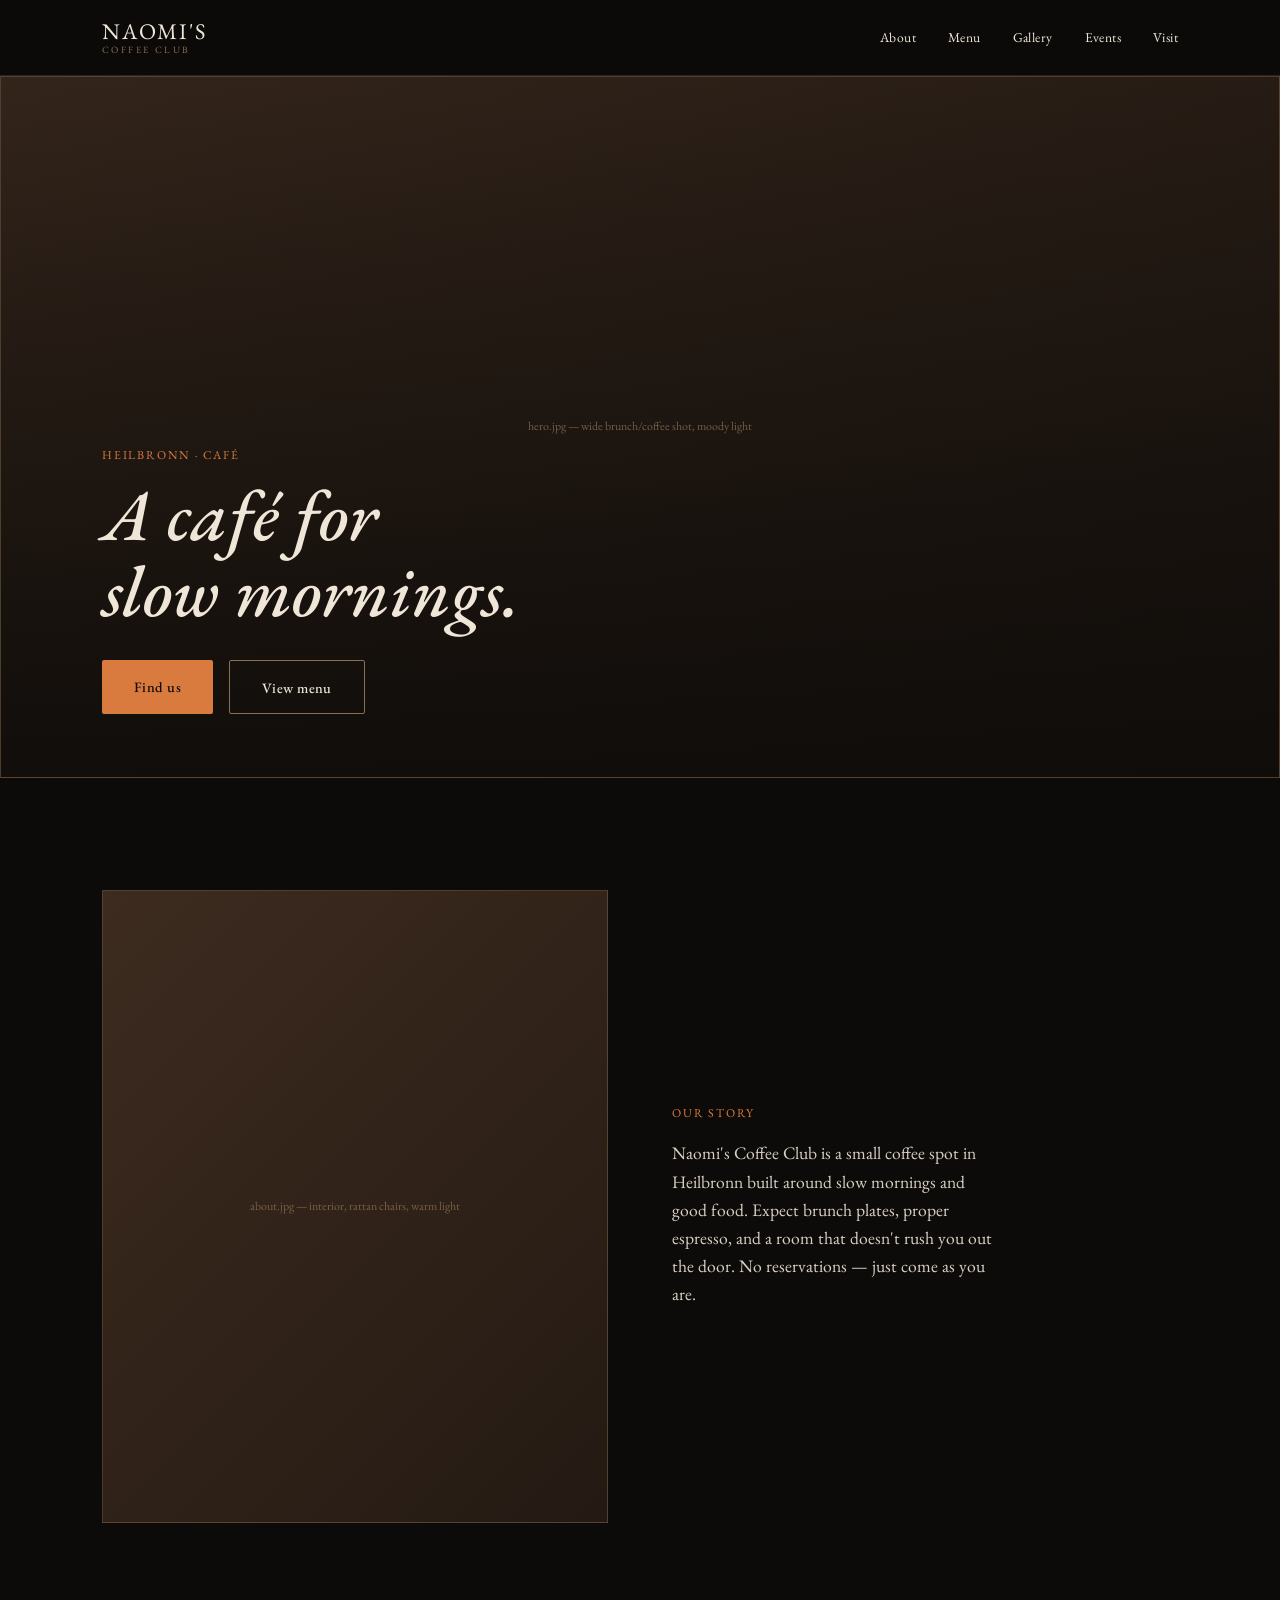
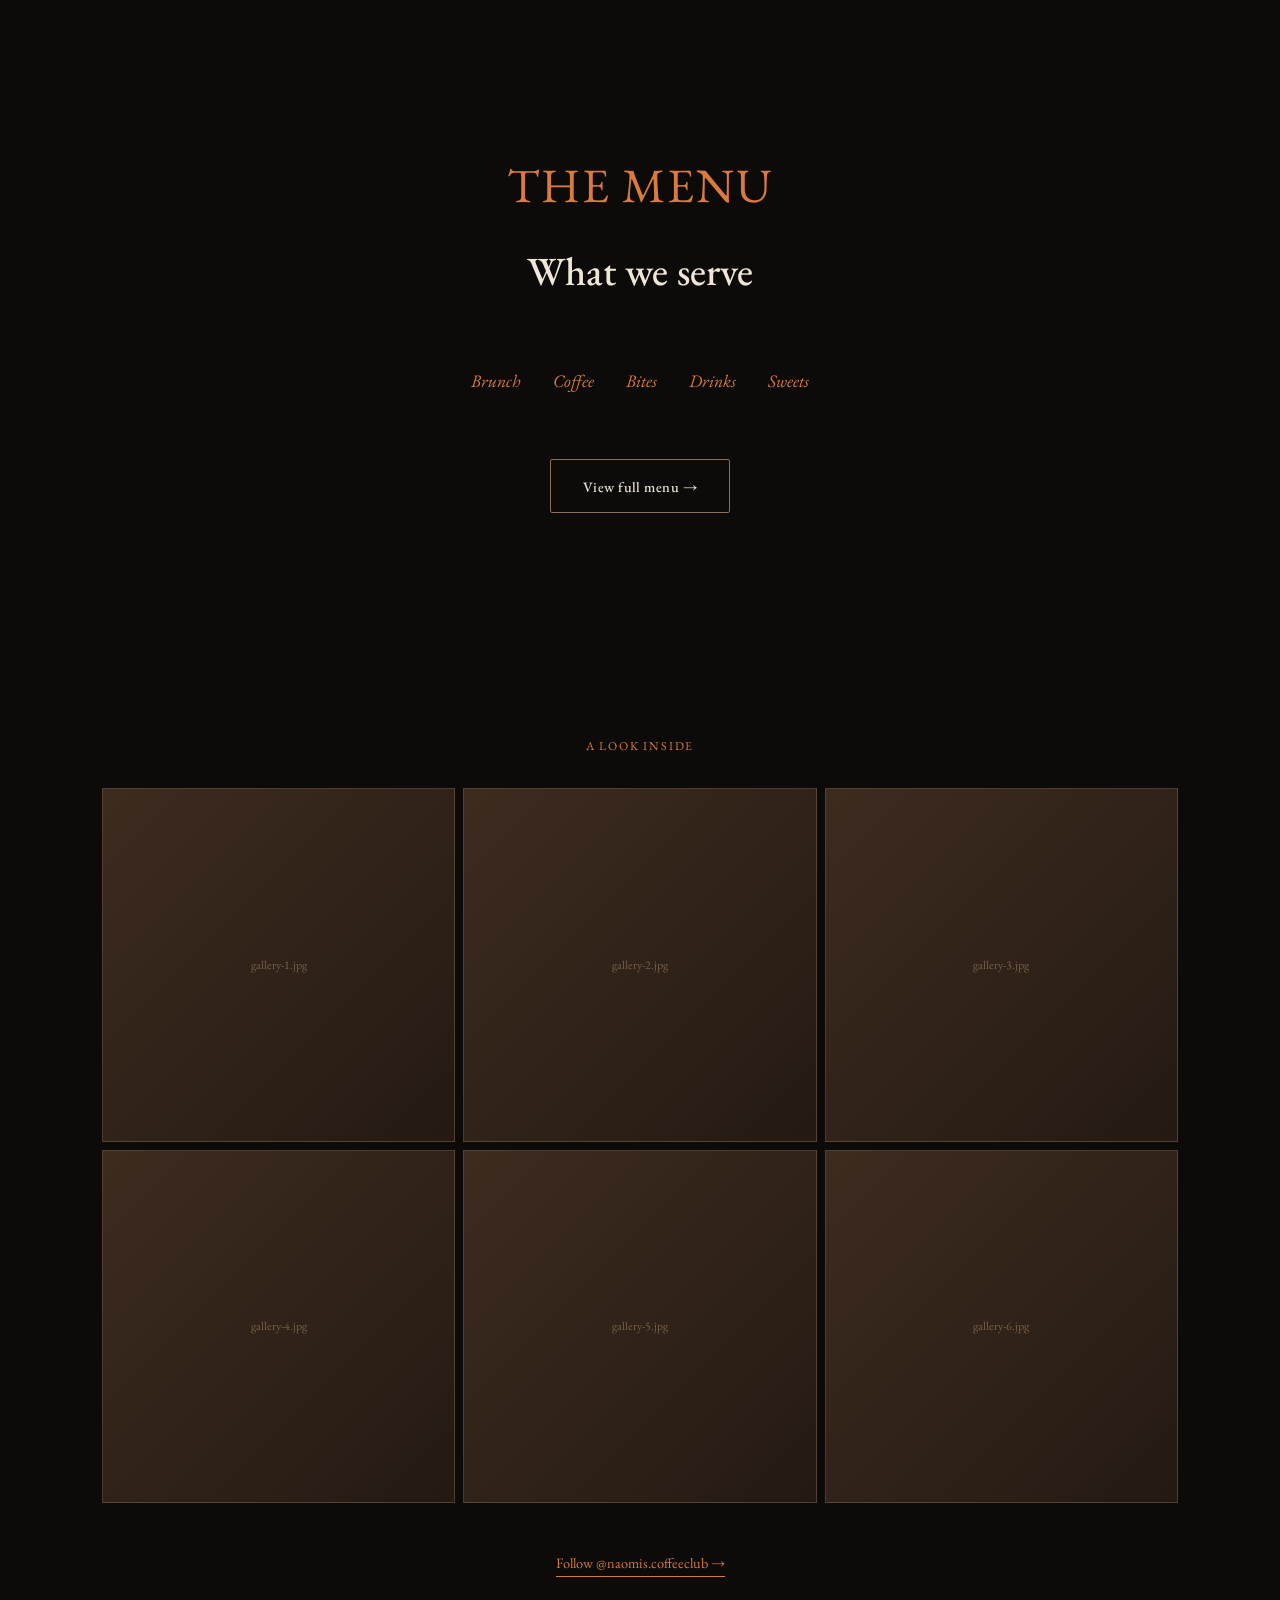
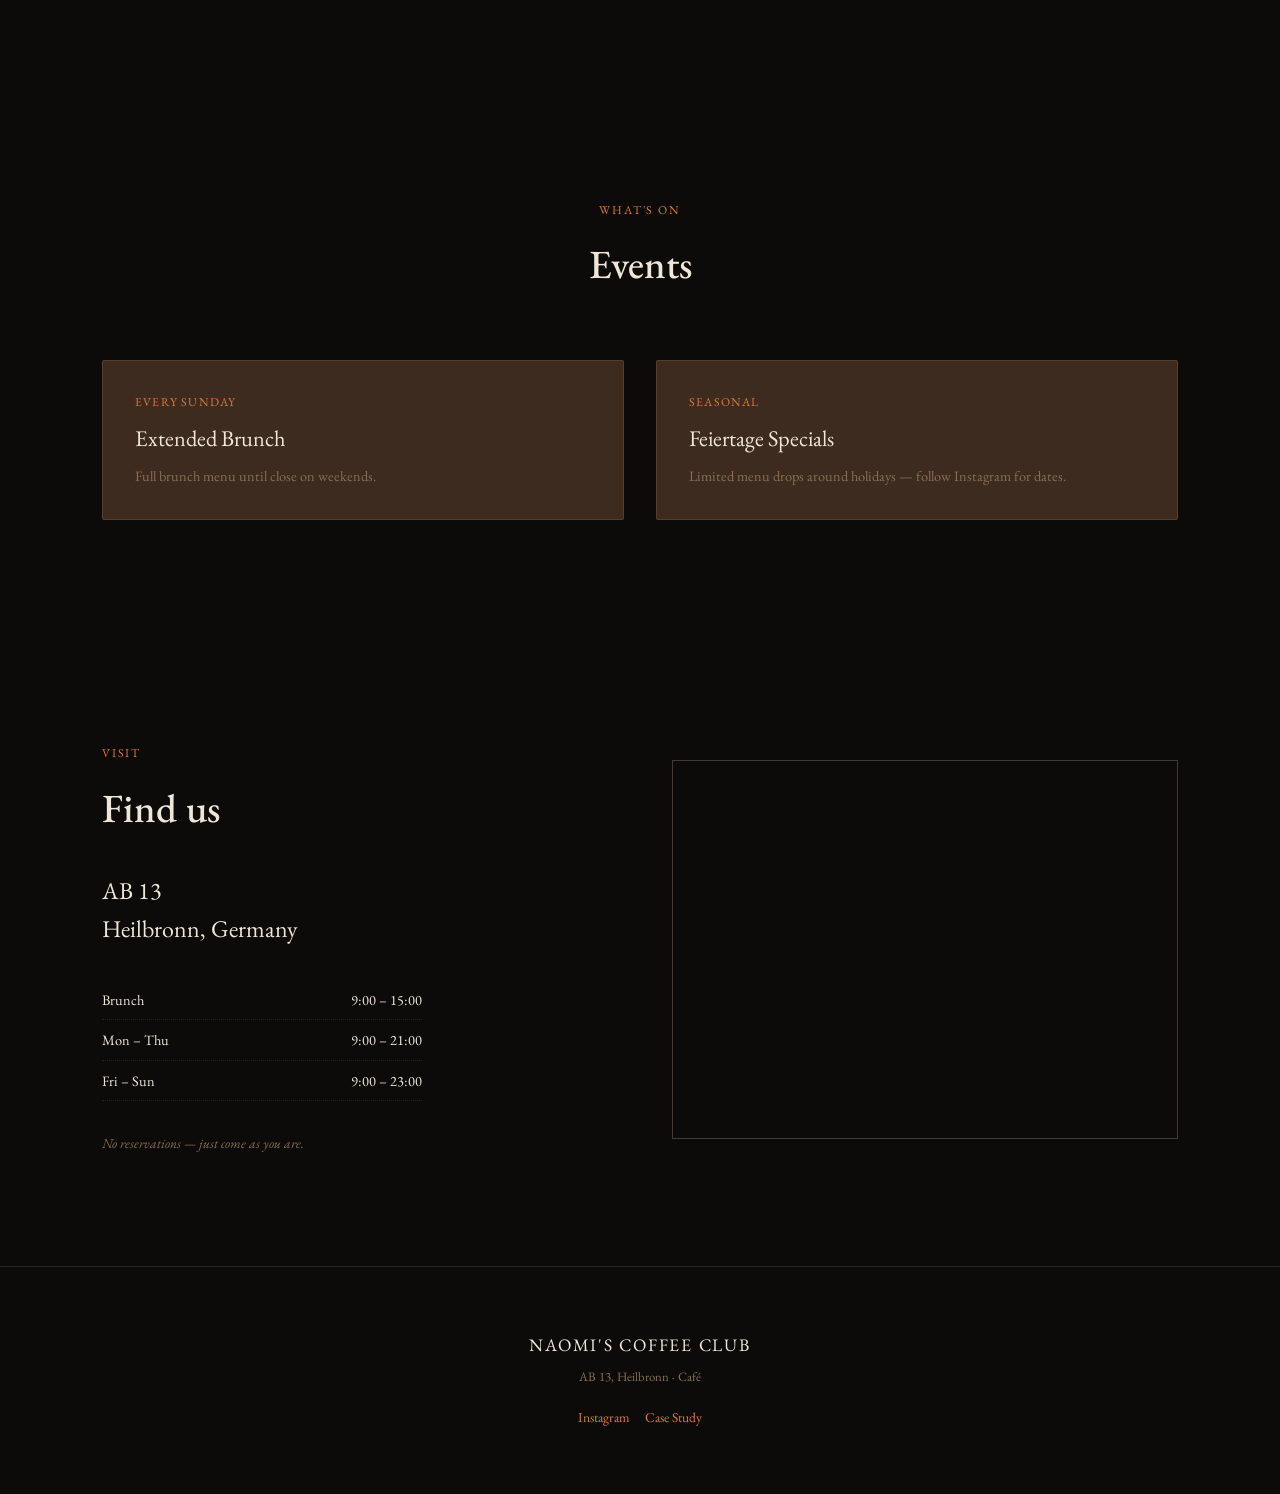
<file: naomis-coffee-club/index.html>
<!DOCTYPE html>
<html lang="en">
<head>
<meta charset="UTF-8">
<meta name="viewport" content="width=device-width, initial-scale=1.0">
<title>Naomi's Coffee Club — Heilbronn</title>
<meta name="description" content="A concept café website for Naomi's Coffee Club in Heilbronn, Germany — menu, hours, location, and a look inside.">
<meta property="og:type" content="website">
<meta property="og:title" content="Naomi's Coffee Club — Heilbronn">
<meta property="og:description" content="A café for slow mornings. Menu, hours, location, and a look inside.">
<meta property="og:image" content="https://anitamah.github.io/Cafe/naomis-coffee-club/assets/og-image.png">
<meta property="og:url" content="https://anitamah.github.io/Cafe/naomis-coffee-club/">
<meta name="twitter:card" content="summary_large_image">
<link rel="icon" type="image/png" sizes="32x32" href="assets/favicon-32.png">
<link rel="icon" type="image/png" sizes="16x16" href="assets/favicon-16.png">
<link rel="apple-touch-icon" href="assets/apple-touch-icon.png">
<link rel="preconnect" href="https://fonts.googleapis.com">
<link href="https://fonts.googleapis.com/css2?family=EB+Garamond:ital,wght@0,400;0,500;0,600;1,400;1,500&display=swap" rel="stylesheet">
<link rel="stylesheet" href="css/tokens.css">
<link rel="stylesheet" href="css/base.css">
<link rel="stylesheet" href="css/header.css">
<link rel="stylesheet" href="css/hero.css">
<link rel="stylesheet" href="css/about.css">
<link rel="stylesheet" href="css/menu.css">
<link rel="stylesheet" href="css/gallery.css">
<link rel="stylesheet" href="css/events.css">
<link rel="stylesheet" href="css/visit.css">
<link rel="stylesheet" href="css/footer.css">
<link rel="stylesheet" href="css/responsive.css">
<link rel="stylesheet" href="css/lightbox.css">
</head>
<body>

<header class="site-header">
  <div class="header-inner">
    <a href="#top" class="logo">NAOMI'S<span>COFFEE CLUB</span></a>
    <nav class="nav-desktop">
      <a href="#about">About</a>
      <a href="menu.html">Menu</a>
      <a href="#gallery">Gallery</a>
      <a href="#events">Events</a>
      <a href="#visit">Visit</a>
    </nav>
    <button class="nav-toggle" id="navToggle" aria-label="Open menu" aria-expanded="false">
      <span></span><span></span><span></span>
    </button>
  </div>
  <nav class="nav-mobile" id="navMobile">
    <a href="#about">About</a>
    <a href="menu.html">Menu</a>
    <a href="#gallery">Gallery</a>
    <a href="#events">Events</a>
    <a href="#visit">Visit</a>
  </nav>
</header>

<main id="top">

  <section class="hero">
    <div class="hero-image placeholder" data-label="hero.jpg — wide brunch/coffee shot, moody light"></div>
    <div class="hero-content">
      <p class="eyebrow">Heilbronn · Café</p>
      <h1>A café for<br>slow mornings.</h1>
      <div class="hero-actions">
        <a href="#visit" class="btn-primary">Find us</a>
        <a href="menu.html" class="btn-secondary">View menu</a>
      </div>
    </div>
  </section>

  <section class="about" id="about">
    <div class="about-image placeholder" data-label="about.jpg — interior, rattan chairs, warm light"></div>
    <div class="about-text">
      <p class="eyebrow">Our story</p>
      <p class="about-copy">Naomi's Coffee Club is a small coffee spot in Heilbronn built around slow mornings and good food. Expect brunch plates, proper espresso, and a room that doesn't rush you out the door. No reservations — just come as you are.</p>
    </div>
  </section>

  <section class="menu menu-preview" id="menu">
    <p class="eyebrow center">The menu</p>
    <h2 class="section-title center">What we serve</h2>

    <div class="menu-preview-categories">
      <span>Brunch</span>
      <span>Coffee</span>
      <span>Bites</span>
      <span>Drinks</span>
      <span>Sweets</span>
    </div>

    <div class="menu-preview-cta">
      <a href="menu.html" class="btn-secondary">View full menu →</a>
    </div>
  </section>

  <section class="gallery" id="gallery">
    <p class="eyebrow center">A look inside</p>
    <div class="gallery-grid">
      <div class="gallery-item placeholder" data-label="gallery-1.jpg" tabindex="0" role="button" aria-label="Open gallery-1.jpg"></div>
      <div class="gallery-item placeholder" data-label="gallery-2.jpg" tabindex="0" role="button" aria-label="Open gallery-2.jpg"></div>
      <div class="gallery-item placeholder" data-label="gallery-3.jpg" tabindex="0" role="button" aria-label="Open gallery-3.jpg"></div>
      <div class="gallery-item placeholder" data-label="gallery-4.jpg" tabindex="0" role="button" aria-label="Open gallery-4.jpg"></div>
      <div class="gallery-item placeholder" data-label="gallery-5.jpg" tabindex="0" role="button" aria-label="Open gallery-5.jpg"></div>
      <div class="gallery-item placeholder" data-label="gallery-6.jpg" tabindex="0" role="button" aria-label="Open gallery-6.jpg"></div>
    </div>
    <a href="https://instagram.com/naomis.coffeeclub" target="_blank" rel="noopener" class="ig-link">Follow @naomis.coffeeclub →</a>
  </section>

  <section class="events" id="events">
    <p class="eyebrow center">What's on</p>
    <h2 class="section-title center">Events</h2>
    <div class="events-grid">
      <div class="event-card">
        <p class="event-date">Every Sunday</p>
        <p class="event-title">Extended Brunch</p>
        <p class="event-desc">Full brunch menu until close on weekends.</p>
      </div>
      <div class="event-card">
        <p class="event-date">Seasonal</p>
        <p class="event-title">Feiertage Specials</p>
        <p class="event-desc">Limited menu drops around holidays — follow Instagram for dates.</p>
      </div>
    </div>
  </section>

  <section class="visit" id="visit">
    <div class="visit-inner">
      <div class="visit-info">
        <p class="eyebrow">Visit</p>
        <h2 class="section-title">Find us</h2>
        <p class="visit-address">AB 13<br>Heilbronn, Germany</p>
        <div class="visit-hours">
          <div class="hours-row"><span>Brunch</span><span>9:00 – 15:00</span></div>
          <div class="hours-row"><span>Mon – Thu</span><span>9:00 – 21:00</span></div>
          <div class="hours-row"><span>Fri – Sun</span><span>9:00 – 23:00</span></div>
        </div>
        <p class="visit-note">No reservations — just come as you are.</p>
      </div>
      <iframe
        class="visit-map"
        src="https://www.google.com/maps?q=AB+13,+Heilbronn,+Germany&output=embed"
        title="Map showing Naomi's Coffee Club at AB 13, Heilbronn"
        loading="lazy"
        referrerpolicy="no-referrer-when-downgrade"></iframe>
    </div>
  </section>

</main>

<footer class="site-footer">
  <div class="footer-inner">
    <p class="footer-logo">NAOMI'S COFFEE CLUB</p>
    <p class="footer-address">AB 13, Heilbronn · Café</p>
    <a href="https://instagram.com/naomis.coffeeclub" target="_blank" rel="noopener">Instagram</a>
    <a href="../case-study.html">Case Study</a>
  </div>
</footer>

<div class="lightbox" id="lightbox" role="dialog" aria-modal="true" aria-hidden="true">
  <button class="lightbox-close" id="lightboxClose" aria-label="Close">&times;</button>
  <div class="lightbox-image placeholder" id="lightboxImage"></div>
</div>

<script src="script.js"></script>
</body>
</html>
</file>
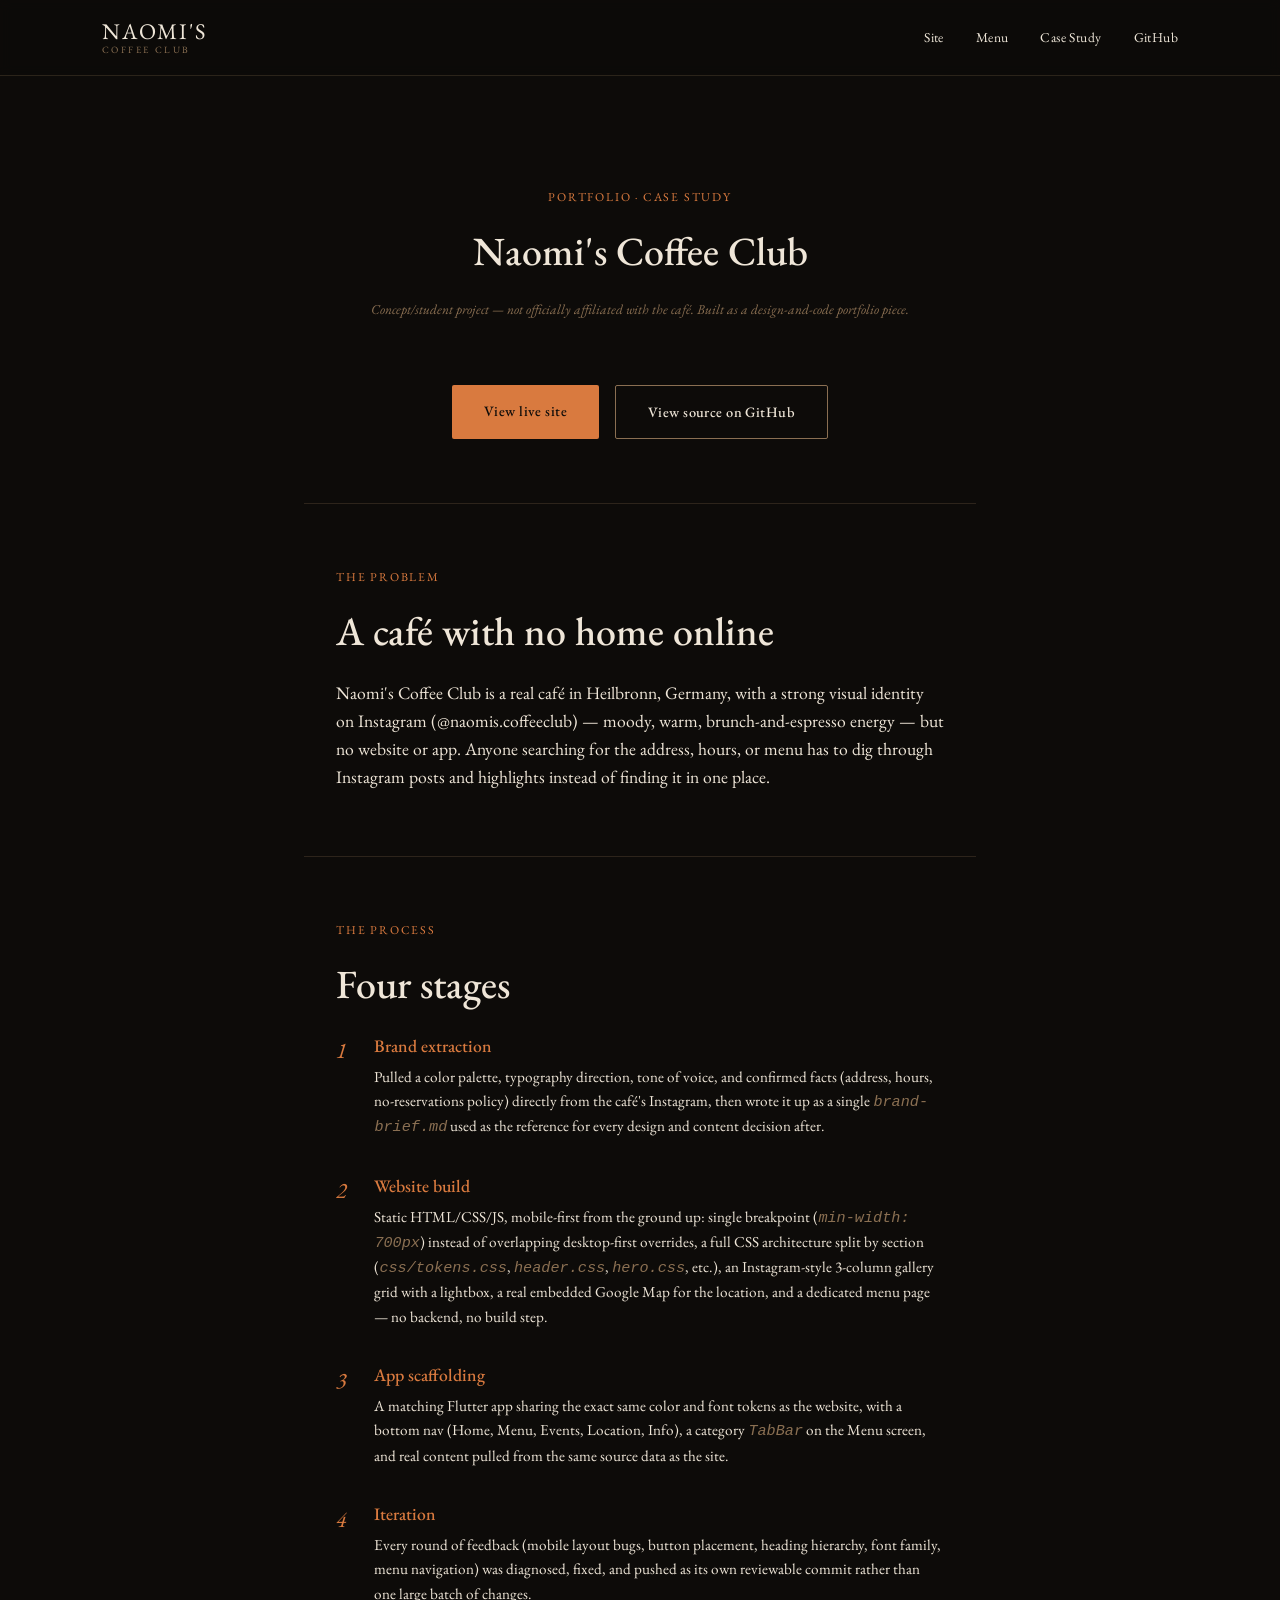
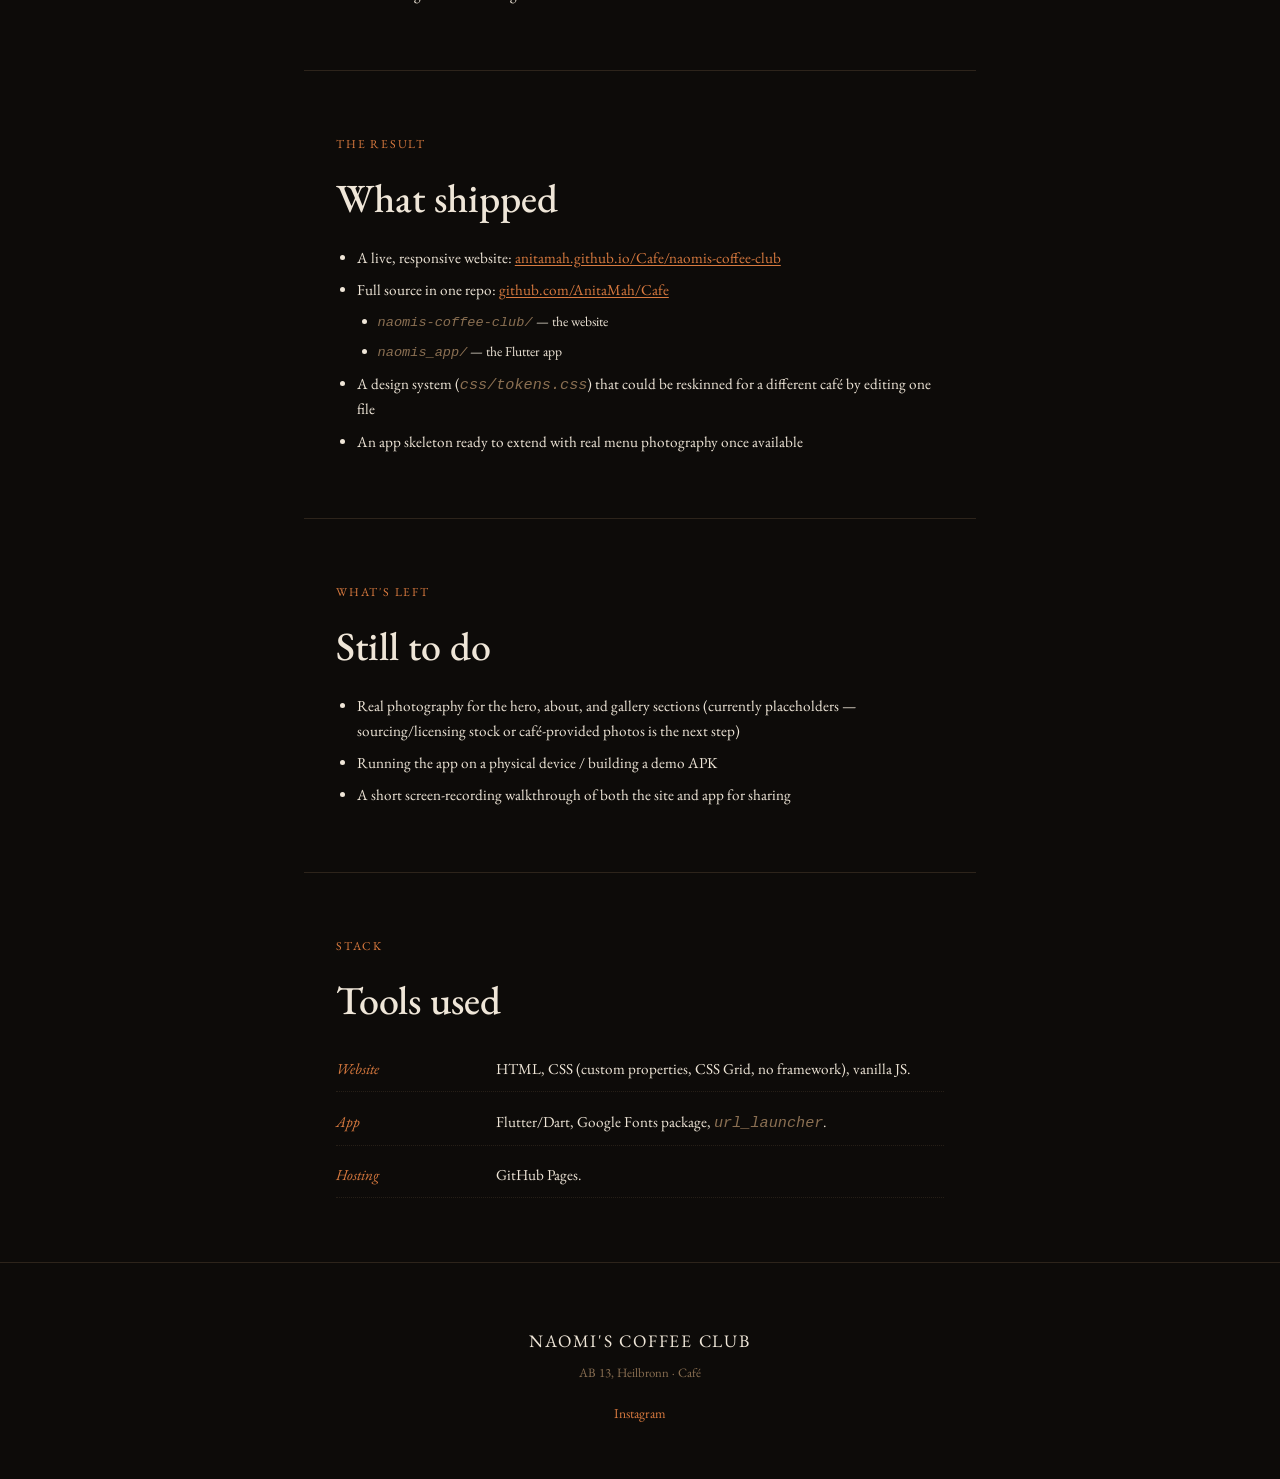
<file: case-study.html>
<!DOCTYPE html>
<html lang="en">
<head>
<meta charset="UTF-8">
<meta name="viewport" content="width=device-width, initial-scale=1.0">
<title>Case Study — Naomi's Coffee Club</title>
<meta name="description" content="Case study: designing and building a concept website and Flutter app for Naomi's Coffee Club, a café in Heilbronn, Germany.">
<meta property="og:type" content="article">
<meta property="og:title" content="Naomi's Coffee Club — Case Study">
<meta property="og:description" content="A portfolio case study: brand extraction, mobile-first website, and a matching Flutter app.">
<meta property="og:image" content="https://anitamah.github.io/Cafe/naomis-coffee-club/assets/og-image.png">
<meta property="og:url" content="https://anitamah.github.io/Cafe/case-study.html">
<meta name="twitter:card" content="summary_large_image">
<link rel="icon" type="image/png" sizes="32x32" href="naomis-coffee-club/assets/favicon-32.png">
<link rel="icon" type="image/png" sizes="16x16" href="naomis-coffee-club/assets/favicon-16.png">
<link rel="apple-touch-icon" href="naomis-coffee-club/assets/apple-touch-icon.png">
<link rel="preconnect" href="https://fonts.googleapis.com">
<link href="https://fonts.googleapis.com/css2?family=EB+Garamond:ital,wght@0,400;0,500;0,600;1,400;1,500&display=swap" rel="stylesheet">
<link rel="stylesheet" href="naomis-coffee-club/css/tokens.css">
<link rel="stylesheet" href="naomis-coffee-club/css/base.css">
<link rel="stylesheet" href="naomis-coffee-club/css/header.css">
<link rel="stylesheet" href="naomis-coffee-club/css/footer.css">
<link rel="stylesheet" href="naomis-coffee-club/css/responsive.css">
<link rel="stylesheet" href="case-study.css">
</head>
<body>

<header class="site-header">
  <div class="header-inner">
    <a href="naomis-coffee-club/index.html" class="logo">NAOMI'S<span>COFFEE CLUB</span></a>
    <nav class="nav-desktop">
      <a href="naomis-coffee-club/index.html">Site</a>
      <a href="naomis-coffee-club/menu.html">Menu</a>
      <a href="case-study.html" aria-current="page">Case Study</a>
      <a href="https://github.com/AnitaMah/Cafe" target="_blank" rel="noopener">GitHub</a>
    </nav>
    <button class="nav-toggle" id="navToggle" aria-label="Open menu" aria-expanded="false">
      <span></span><span></span><span></span>
    </button>
  </div>
  <nav class="nav-mobile" id="navMobile">
    <a href="naomis-coffee-club/index.html">Site</a>
    <a href="naomis-coffee-club/menu.html">Menu</a>
    <a href="case-study.html" aria-current="page">Case Study</a>
    <a href="https://github.com/AnitaMah/Cafe" target="_blank" rel="noopener">GitHub</a>
  </nav>
</header>

<main>

  <section class="case-hero">
    <p class="eyebrow">Portfolio · Case Study</p>
    <h1>Naomi's Coffee Club</h1>
    <p class="case-disclaimer">Concept/student project — not officially affiliated with the café. Built as a design-and-code portfolio piece.</p>
    <div class="case-links">
      <a href="naomis-coffee-club/index.html" class="btn-primary">View live site</a>
      <a href="https://github.com/AnitaMah/Cafe" target="_blank" rel="noopener" class="btn-secondary">View source on GitHub</a>
    </div>
  </section>

  <section class="case-section">
    <p class="eyebrow">The problem</p>
    <h2 class="section-title">A café with no home online</h2>
    <p class="case-copy">Naomi's Coffee Club is a real café in Heilbronn, Germany, with a strong visual identity on Instagram (@naomis.coffeeclub) — moody, warm, brunch-and-espresso energy — but no website or app. Anyone searching for the address, hours, or menu has to dig through Instagram posts and highlights instead of finding it in one place.</p>
  </section>

  <section class="case-section">
    <p class="eyebrow">The process</p>
    <h2 class="section-title">Four stages</h2>
    <ol class="case-steps">
      <li>
        <span class="case-step-title">Brand extraction</span>
        <span class="case-step-desc">Pulled a color palette, typography direction, tone of voice, and confirmed facts (address, hours, no-reservations policy) directly from the café's Instagram, then wrote it up as a single <code>brand-brief.md</code> used as the reference for every design and content decision after.</span>
      </li>
      <li>
        <span class="case-step-title">Website build</span>
        <span class="case-step-desc">Static HTML/CSS/JS, mobile-first from the ground up: single breakpoint (<code>min-width: 700px</code>) instead of overlapping desktop-first overrides, a full CSS architecture split by section (<code>css/tokens.css</code>, <code>header.css</code>, <code>hero.css</code>, etc.), an Instagram-style 3-column gallery grid with a lightbox, a real embedded Google Map for the location, and a dedicated menu page — no backend, no build step.</span>
      </li>
      <li>
        <span class="case-step-title">App scaffolding</span>
        <span class="case-step-desc">A matching Flutter app sharing the exact same color and font tokens as the website, with a bottom nav (Home, Menu, Events, Location, Info), a category <code>TabBar</code> on the Menu screen, and real content pulled from the same source data as the site.</span>
      </li>
      <li>
        <span class="case-step-title">Iteration</span>
        <span class="case-step-desc">Every round of feedback (mobile layout bugs, button placement, heading hierarchy, font family, menu navigation) was diagnosed, fixed, and pushed as its own reviewable commit rather than one large batch of changes.</span>
      </li>
    </ol>
  </section>

  <section class="case-section">
    <p class="eyebrow">The result</p>
    <h2 class="section-title">What shipped</h2>
    <ul class="case-list">
      <li>A live, responsive website: <a href="https://anitamah.github.io/Cafe/naomis-coffee-club/" target="_blank" rel="noopener">anitamah.github.io/Cafe/naomis-coffee-club</a></li>
      <li>Full source in one repo: <a href="https://github.com/AnitaMah/Cafe" target="_blank" rel="noopener">github.com/AnitaMah/Cafe</a>
        <ul class="case-list case-sublist">
          <li><code>naomis-coffee-club/</code> — the website</li>
          <li><code>naomis_app/</code> — the Flutter app</li>
        </ul>
      </li>
      <li>A design system (<code>css/tokens.css</code>) that could be reskinned for a different café by editing one file</li>
      <li>An app skeleton ready to extend with real menu photography once available</li>
    </ul>
  </section>

  <section class="case-section">
    <p class="eyebrow">What's left</p>
    <h2 class="section-title">Still to do</h2>
    <ul class="case-list">
      <li>Real photography for the hero, about, and gallery sections (currently placeholders — sourcing/licensing stock or café-provided photos is the next step)</li>
      <li>Running the app on a physical device / building a demo APK</li>
      <li>A short screen-recording walkthrough of both the site and app for sharing</li>
    </ul>
  </section>

  <section class="case-section">
    <p class="eyebrow">Stack</p>
    <h2 class="section-title">Tools used</h2>
    <dl class="case-stack">
      <div class="case-stack-row"><dt>Website</dt><dd>HTML, CSS (custom properties, CSS Grid, no framework), vanilla JS.</dd></div>
      <div class="case-stack-row"><dt>App</dt><dd>Flutter/Dart, Google Fonts package, <code>url_launcher</code>.</dd></div>
      <div class="case-stack-row"><dt>Hosting</dt><dd>GitHub Pages.</dd></div>
    </dl>
  </section>

</main>

<footer class="site-footer">
  <div class="footer-inner">
    <p class="footer-logo">NAOMI'S COFFEE CLUB</p>
    <p class="footer-address">AB 13, Heilbronn · Café</p>
    <a href="https://instagram.com/naomis.coffeeclub" target="_blank" rel="noopener">Instagram</a>
  </div>
</footer>

<script src="naomis-coffee-club/script.js"></script>
</body>
</html>
</file>
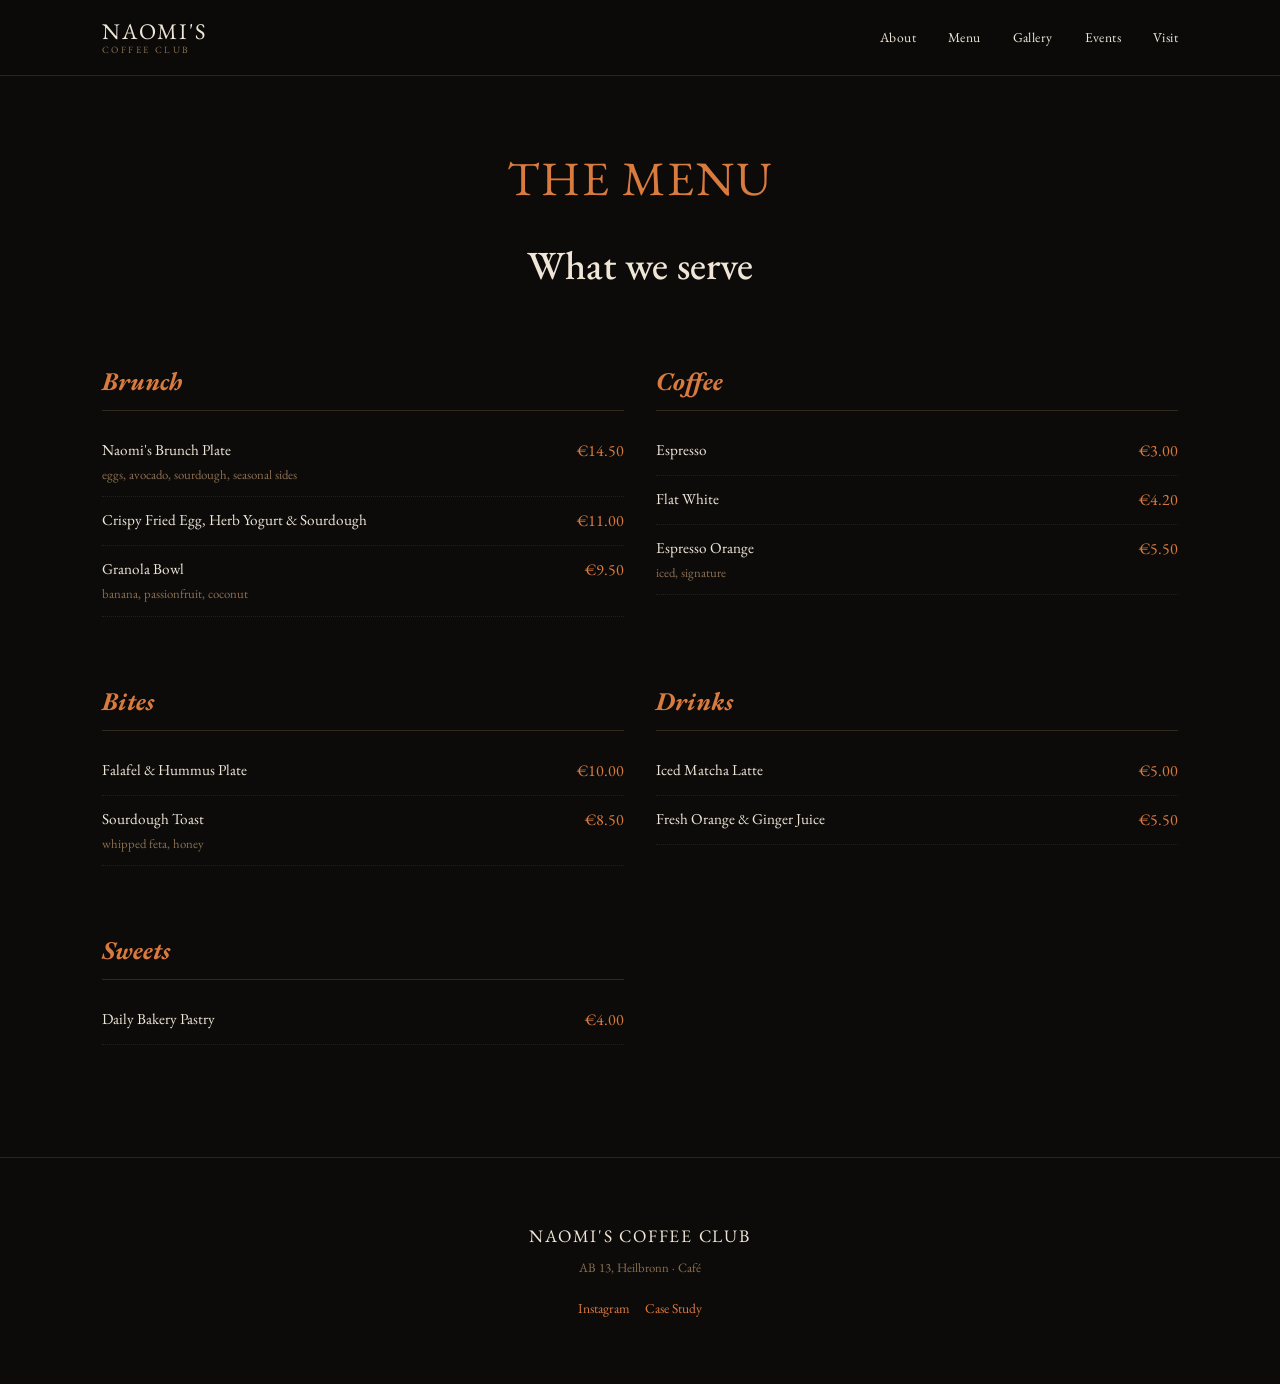
<file: naomis-coffee-club/menu.html>
<!DOCTYPE html>
<html lang="en">
<head>
<meta charset="UTF-8">
<meta name="viewport" content="width=device-width, initial-scale=1.0">
<title>Menu — Naomi's Coffee Club</title>
<meta name="description" content="The full menu at Naomi's Coffee Club, Heilbronn — brunch, coffee, bites, drinks, and sweets.">
<meta property="og:type" content="website">
<meta property="og:title" content="Menu — Naomi's Coffee Club">
<meta property="og:description" content="Brunch, coffee, bites, drinks, and sweets at Naomi's Coffee Club, Heilbronn.">
<meta property="og:image" content="https://anitamah.github.io/Cafe/naomis-coffee-club/assets/og-image.png">
<meta property="og:url" content="https://anitamah.github.io/Cafe/naomis-coffee-club/menu.html">
<meta name="twitter:card" content="summary_large_image">
<link rel="icon" type="image/png" sizes="32x32" href="assets/favicon-32.png">
<link rel="icon" type="image/png" sizes="16x16" href="assets/favicon-16.png">
<link rel="apple-touch-icon" href="assets/apple-touch-icon.png">
<link rel="preconnect" href="https://fonts.googleapis.com">
<link href="https://fonts.googleapis.com/css2?family=EB+Garamond:ital,wght@0,400;0,500;0,600;1,400;1,500&display=swap" rel="stylesheet">
<link rel="stylesheet" href="css/tokens.css">
<link rel="stylesheet" href="css/base.css">
<link rel="stylesheet" href="css/header.css">
<link rel="stylesheet" href="css/menu.css">
<link rel="stylesheet" href="css/footer.css">
<link rel="stylesheet" href="css/responsive.css">
</head>
<body>

<header class="site-header">
  <div class="header-inner">
    <a href="index.html" class="logo">NAOMI'S<span>COFFEE CLUB</span></a>
    <nav class="nav-desktop">
      <a href="index.html#about">About</a>
      <a href="menu.html" aria-current="page">Menu</a>
      <a href="index.html#gallery">Gallery</a>
      <a href="index.html#events">Events</a>
      <a href="index.html#visit">Visit</a>
    </nav>
    <button class="nav-toggle" id="navToggle" aria-label="Open menu" aria-expanded="false">
      <span></span><span></span><span></span>
    </button>
  </div>
  <nav class="nav-mobile" id="navMobile">
    <a href="index.html#about">About</a>
    <a href="menu.html" aria-current="page">Menu</a>
    <a href="index.html#gallery">Gallery</a>
    <a href="index.html#events">Events</a>
    <a href="index.html#visit">Visit</a>
  </nav>
</header>

<main>

  <section class="menu" id="menu" style="padding-top: var(--space-lg);">
    <p class="eyebrow center">The menu</p>
    <h2 class="section-title center">What we serve</h2>

    <div class="menu-grid">

      <div class="menu-category">
        <h3>Brunch</h3>
        <ul>
          <li><div class="item-name-group"><span class="item-name">Naomi's Brunch Plate</span><span class="item-desc">eggs, avocado, sourdough, seasonal sides</span></div><span class="item-price">€14.50</span></li>
          <li><div class="item-name-group"><span class="item-name">Crispy Fried Egg, Herb Yogurt & Sourdough</span></div><span class="item-price">€11.00</span></li>
          <li><div class="item-name-group"><span class="item-name">Granola Bowl</span><span class="item-desc">banana, passionfruit, coconut</span></div><span class="item-price">€9.50</span></li>
        </ul>
      </div>

      <div class="menu-category">
        <h3>Coffee</h3>
        <ul>
          <li><div class="item-name-group"><span class="item-name">Espresso</span></div><span class="item-price">€3.00</span></li>
          <li><div class="item-name-group"><span class="item-name">Flat White</span></div><span class="item-price">€4.20</span></li>
          <li><div class="item-name-group"><span class="item-name">Espresso Orange</span><span class="item-desc">iced, signature</span></div><span class="item-price">€5.50</span></li>
        </ul>
      </div>

      <div class="menu-category">
        <h3>Bites</h3>
        <ul>
          <li><div class="item-name-group"><span class="item-name">Falafel & Hummus Plate</span></div><span class="item-price">€10.00</span></li>
          <li><div class="item-name-group"><span class="item-name">Sourdough Toast</span><span class="item-desc">whipped feta, honey</span></div><span class="item-price">€8.50</span></li>
        </ul>
      </div>

      <div class="menu-category">
        <h3>Drinks</h3>
        <ul>
          <li><div class="item-name-group"><span class="item-name">Iced Matcha Latte</span></div><span class="item-price">€5.00</span></li>
          <li><div class="item-name-group"><span class="item-name">Fresh Orange & Ginger Juice</span></div><span class="item-price">€5.50</span></li>
        </ul>
      </div>

      <div class="menu-category">
        <h3>Sweets</h3>
        <ul>
          <li><div class="item-name-group"><span class="item-name">Daily Bakery Pastry</span></div><span class="item-price">€4.00</span></li>
        </ul>
      </div>

    </div>
  </section>

</main>

<footer class="site-footer">
  <div class="footer-inner">
    <p class="footer-logo">NAOMI'S COFFEE CLUB</p>
    <p class="footer-address">AB 13, Heilbronn · Café</p>
    <a href="https://instagram.com/naomis.coffeeclub" target="_blank" rel="noopener">Instagram</a>
    <a href="../case-study.html">Case Study</a>
  </div>
</footer>

<script src="script.js"></script>
</body>
</html>
</file>
<file: naomis-coffee-club/css/tokens.css>
/* ===== Design Tokens ===== */
:root {
  --bg: #0D0B09;
  --cream: #EFE6D8;
  --espresso: #3D2B1F;
  --tan: #8A6F52;
  --accent: #D97A3F;
  --accent-hover: #c76a30;

  /* Whole site now uses EB Garamond — one serif family for headings
     and body text instead of the previous serif/sans-serif pairing */
  --font-display: 'EB Garamond', serif;
  --font-body: 'EB Garamond', serif;

  --max-width: 1140px;
  --header-height: 76px;
  --space-xs: 0.5rem;
  --space-sm: 1rem;
  --space-md: 2rem;
  /* Mobile-first: these are the small-screen values by default.
     responsive.css raises them for tablet/desktop via min-width. */
  --space-lg: 2.5rem;
  --space-xl: 4rem;

  /* Type scale — named tiers for every font-size used across the site */
  --text-caption: 0.6rem;    /* logo subtext */
  --text-label: 0.75rem;     /* eyebrows, placeholder labels */
  --text-footnote: 0.8rem;   /* item description, footer address */
  --text-small: 0.85rem;     /* desktop nav links, visit note */
  --text-button: 0.9rem;     /* buttons, ig link, event desc, hours row */
  --text-body-sm: 0.95rem;   /* menu item name, mobile nav links */
  --text-body: 1.1rem;       /* about copy */
  --text-subhead: 1.4rem;    /* logo, event title */
  --text-subhead-lg: 1.5rem; /* visit address */
  --text-heading-sm: 1.6rem; /* menu category heading */
  --text-heading: 2rem;      /* section title, mobile */
  --text-heading-lg: 2.5rem; /* section title, desktop */
}
</file>
<file: naomis-coffee-club/css/base.css>
* {
  margin: 0;
  padding: 0;
  box-sizing: border-box;
  /* Prevents grid/flex children from blowing out their container on
     narrow screens because of a long word or unbreakable string —
     the classic cause of "one column peeks off the edge" mobile bugs. */
  min-width: 0;
}

html { scroll-behavior: smooth; overflow-x: hidden; }

body {
  background: var(--bg);
  color: var(--cream);
  font-family: var(--font-body);
  /* EB Garamond's regular weight, not 300 — that weight doesn't
     exist in this typeface and would render synthetically thin */
  font-weight: 400;
  line-height: 1.6;
  overflow-x: hidden;
  max-width: 100vw;
  overflow-wrap: break-word;
  word-break: break-word;
}

a { color: inherit; text-decoration: none; }

img, .placeholder { display: block; width: 100%; }

.placeholder {
  background: linear-gradient(135deg, var(--espresso), #241a13);
  border: 1px solid rgba(138, 111, 82, 0.4);
  position: relative;
  min-height: 240px;
  display: flex;
  align-items: center;
  justify-content: center;
  /* Keeps whatever real photo replaces this placeholder cropped to
     the box's aspect ratio instead of stretching or overflowing it */
  overflow: hidden;
}
.placeholder img {
  width: 100%;
  height: 100%;
  object-fit: cover;
  object-position: center;
}
.placeholder::after {
  content: attr(data-label);
  font-family: var(--font-body);
  font-size: var(--text-label);
  color: var(--tan);
  text-align: center;
  padding: 0 1rem;
  opacity: 0.8;
}

.eyebrow {
  font-family: var(--font-body);
  font-size: var(--text-label);
  letter-spacing: 0.15em;
  text-transform: uppercase;
  color: var(--accent);
  margin-bottom: 0.75rem;
}
.eyebrow.center { text-align: center; }
.about .eyebrow { margin-bottom: var(--space-sm); }

.section-title {
  font-family: var(--font-display);
  font-weight: 500;
  /* Mobile-first: smaller heading size by default, bumped up for
     tablet/desktop in responsive.css */
  font-size: var(--text-heading);
  margin-bottom: var(--space-md);
}
.section-title.center { text-align: center; }

.btn-primary {
  display: inline-block;
  background: var(--accent);
  color: var(--bg);
  font-family: var(--font-body);
  font-weight: 500;
  font-size: var(--text-button);
  letter-spacing: 0.03em;
  padding: 0.9rem 2rem;
  border-radius: 2px;
  transition: background-color 0.2s ease;
}
.btn-primary:hover { background: var(--accent-hover); }

.btn-secondary {
  display: inline-block;
  background: transparent;
  color: var(--cream);
  font-family: var(--font-body);
  font-weight: 500;
  font-size: var(--text-button);
  letter-spacing: 0.03em;
  padding: 0.9rem 2rem;
  border-radius: 2px;
  border: 1px solid var(--tan);
  transition: background-color 0.2s ease, border-color 0.2s ease, color 0.2s ease;
}
.btn-secondary:hover { border-color: var(--accent); color: var(--accent); }
</file>
<file: naomis-coffee-club/css/header.css>
.site-header {
  position: sticky;
  top: 0;
  z-index: 100;
  background: rgba(13, 11, 9, 0.92);
  backdrop-filter: blur(6px);
  border-bottom: 1px solid rgba(138, 111, 82, 0.25);
}
.header-inner {
  max-width: var(--max-width);
  margin: 0 auto;
  padding: 1.1rem var(--space-md);
  min-height: calc(var(--header-height) - 1px);
  display: flex;
  align-items: center;
  justify-content: space-between;
}
.logo {
  font-family: var(--font-display);
  font-size: var(--text-subhead);
  letter-spacing: 0.08em;
  line-height: 1;
  display: flex;
  flex-direction: column;
}
.logo span {
  font-family: var(--font-body);
  font-size: var(--text-caption);
  letter-spacing: 0.25em;
  color: var(--tan);
  margin-top: 0.15rem;
}
/* Mobile-first: desktop nav hidden, hamburger shown, until
   responsive.css re-enables desktop nav at min-width */
.nav-desktop { display: none; gap: var(--space-md); }
.nav-desktop a {
  font-size: var(--text-small);
  letter-spacing: 0.03em;
  transition: color 0.2s ease;
}
.nav-desktop a:hover { color: var(--accent); }

.nav-toggle {
  display: flex;
  flex-direction: column;
  gap: 5px;
  background: none;
  border: none;
  cursor: pointer;
  padding: var(--space-xs);
}
.nav-toggle span {
  width: 22px;
  height: 1.5px;
  background: var(--cream);
}

.nav-mobile {
  display: none;
  flex-direction: column;
  padding: 0 var(--space-md) var(--space-md);
}
.nav-mobile a {
  padding: 0.75rem 0;
  border-bottom: 1px solid rgba(138, 111, 82, 0.2);
  font-size: var(--text-body-sm);
}
.nav-mobile.open { display: flex; }
</file>
<file: naomis-coffee-club/css/hero.css>
.hero {
  position: relative;
  /* Mobile-first: fill the rest of the first screen below the sticky
     header, so the hero reads as "one screen" like the desktop
     version instead of a short box with dead space after it.
     100vh is a fallback for browsers without svh support — svh
     (small viewport height) avoids the iOS Safari bug where 100vh
     is measured behind the collapsing toolbar and leaves a gap. */
  height: calc(100vh - var(--header-height));
  height: calc(100svh - var(--header-height));
  min-height: 420px;
  display: flex;
  align-items: flex-end;
}
.hero-image { position: absolute; inset: 0; height: 100%; }
.hero-image::before {
  content: '';
  position: absolute;
  inset: 0;
  background: linear-gradient(180deg, rgba(13,11,9,0.2) 0%, rgba(13,11,9,0.9) 100%);
}
.hero-content {
  position: relative;
  z-index: 2;
  padding: var(--space-md);
  max-width: var(--max-width);
  margin: 0 auto;
  width: 100%;
}
.hero h1 {
  font-family: var(--font-display);
  font-weight: 500;
  font-style: italic;
  font-size: clamp(2.5rem, 6vw, 4.5rem);
  line-height: 1.05;
  margin-bottom: var(--space-md);
}
/* Mobile-first: centered under the headline on small screens;
   responsive.css moves it back to left-aligned on wider screens */
.hero-actions { display: flex; gap: var(--space-sm); flex-wrap: wrap; justify-content: center; }
</file>
<file: naomis-coffee-club/css/about.css>
.about {
  max-width: var(--max-width);
  margin: 0 auto;
  padding: var(--space-xl) var(--space-md);
  display: grid;
  /* Mobile-first: single column, becomes 2 columns at min-width */
  grid-template-columns: 1fr;
  gap: var(--space-lg);
  align-items: center;
}
.about-image { aspect-ratio: 4/5; }
.about-copy {
  font-size: var(--text-body);
  color: var(--cream);
  opacity: 0.9;
  max-width: 40ch;
}
</file>
<file: naomis-coffee-club/css/menu.css>
.menu {
  max-width: var(--max-width);
  margin: 0 auto;
  padding: var(--space-xl) var(--space-md);
}
/* "THE MENU" label is deliberately bigger than the "What we serve"
   heading below it, per request — letter-spacing pulled in so it
   doesn't look overly stretched at this size */
.menu .eyebrow {
  font-size: 3rem;
  letter-spacing: 0.04em;
  margin-bottom: var(--space-sm);
}
.menu-grid {
  display: grid;
  /* Mobile-first: single column, becomes 2 columns at min-width */
  grid-template-columns: 1fr;
  gap: var(--space-lg) var(--space-md);
  margin-top: var(--space-lg);
}
.menu-category h3 {
  font-family: var(--font-display);
  font-style: italic;
  font-size: var(--text-heading-sm);
  color: var(--accent);
  margin-bottom: var(--space-sm);
  padding-bottom: var(--space-xs);
  border-bottom: 1px solid rgba(138, 111, 82, 0.3);
}
.menu-category ul { list-style: none; }
.menu-category li {
  display: flex;
  justify-content: space-between;
  align-items: flex-start;
  gap: var(--space-sm);
  padding: 0.7rem 0;
  border-bottom: 1px dotted rgba(138, 111, 82, 0.2);
}
.item-name-group { display: flex; flex-direction: column; flex: 1 1 auto; min-width: 0; }
.item-name { font-size: var(--text-body-sm); }
.item-desc {
  display: block;
  font-size: var(--text-footnote);
  color: var(--tan);
  margin-top: 0.15rem;
}
.item-price {
  font-family: var(--font-display);
  color: var(--accent);
  white-space: nowrap;
  flex-shrink: 0;
}

/* Homepage menu preview (full menu now lives on menu.html) */
.menu-preview-categories {
  display: flex;
  flex-wrap: wrap;
  justify-content: center;
  gap: var(--space-sm) var(--space-md);
  margin-top: var(--space-lg);
}
.menu-preview-categories span {
  font-family: var(--font-display);
  font-style: italic;
  font-size: var(--text-body);
  color: var(--accent);
}
.menu-preview-cta {
  display: flex;
  justify-content: center;
  margin-top: var(--space-lg);
}
</file>
<file: naomis-coffee-club/css/gallery.css>
.gallery {
  max-width: var(--max-width);
  margin: 0 auto;
  padding: var(--space-xl) var(--space-md);
  text-align: center;
}
.gallery-grid {
  display: grid;
  /* Always 3 columns, Instagram-grid style — squares just get smaller
     on narrow screens instead of the column count changing */
  grid-template-columns: repeat(3, 1fr);
  gap: 0.35rem;
  margin: var(--space-md) 0;
}
.gallery-item { aspect-ratio: 1/1; cursor: pointer; }
.ig-link {
  display: inline-block;
  margin-top: var(--space-sm);
  font-size: var(--text-button);
  color: var(--accent);
  border-bottom: 1px solid var(--accent);
  padding-bottom: 2px;
  transition: opacity 0.2s ease;
}
.ig-link:hover { opacity: 0.7; }
</file>
<file: naomis-coffee-club/css/events.css>
.events {
  max-width: var(--max-width);
  margin: 0 auto;
  padding: var(--space-xl) var(--space-md);
}
.events-grid {
  display: grid;
  /* Mobile-first: single column, becomes 2 columns at min-width */
  grid-template-columns: 1fr;
  gap: var(--space-md);
  margin-top: var(--space-lg);
}
.event-card {
  background: var(--espresso);
  border: 1px solid rgba(138, 111, 82, 0.3);
  padding: var(--space-md);
  border-radius: 2px;
}
.event-date {
  font-size: var(--text-label);
  letter-spacing: 0.1em;
  text-transform: uppercase;
  color: var(--accent);
  margin-bottom: var(--space-xs);
}
.event-title {
  font-family: var(--font-display);
  font-size: var(--text-subhead);
  margin-bottom: var(--space-xs);
}
.event-desc { font-size: var(--text-button); color: var(--tan); }
</file>
<file: naomis-coffee-club/css/visit.css>
.visit {
  max-width: var(--max-width);
  margin: 0 auto;
  padding: var(--space-xl) var(--space-md);
}
.visit-inner {
  display: grid;
  /* Mobile-first: single column, becomes 2 columns at min-width */
  grid-template-columns: 1fr;
  gap: var(--space-lg);
  align-items: center;
}
.visit-address {
  font-family: var(--font-display);
  font-size: var(--text-subhead-lg);
  margin: var(--space-sm) 0 var(--space-md);
}
.visit-hours { margin-bottom: var(--space-md); }
.hours-row {
  display: flex;
  justify-content: space-between;
  max-width: 320px;
  padding: var(--space-xs) 0;
  border-bottom: 1px dotted rgba(138, 111, 82, 0.25);
  font-size: var(--text-button);
}
.visit-note { font-size: var(--text-small); color: var(--tan); font-style: italic; }
/* Landscape ratio reads as a map/location tile, not a photo square */
.visit-map {
  aspect-ratio: 4/3;
  width: 100%;
  display: block;
  border: 1px solid rgba(138, 111, 82, 0.4);
  /* Standard trick to approximate a dark map without the Maps JS API:
     invert the bright default embed, then correct the hue shift */
  filter: invert(92%) hue-rotate(180deg) brightness(0.95) contrast(0.9);
}
</file>
<file: naomis-coffee-club/css/footer.css>
.site-footer {
  border-top: 1px solid rgba(138, 111, 82, 0.25);
  padding: var(--space-lg) var(--space-md);
}
.footer-inner {
  max-width: var(--max-width);
  margin: 0 auto;
  text-align: center;
}
.footer-logo {
  font-family: var(--font-display);
  font-size: var(--text-body);
  letter-spacing: 0.1em;
  margin-bottom: var(--space-xs);
}
.footer-address {
  font-size: var(--text-footnote);
  color: var(--tan);
  margin-bottom: var(--space-sm);
}
.site-footer a {
  display: inline-block;
  font-size: var(--text-small);
  color: var(--accent);
  margin: 0 0.4rem;
}
</file>
<file: naomis-coffee-club/css/responsive.css>
/* =====================================================================
   Mobile-first responsive rules.
   Every other CSS file defines the small-screen (mobile) layout by
   default. This file is loaded last and progressively enhances the
   layout for larger screens using min-width, so there is exactly one
   breakpoint to reason about instead of several overlapping max-width
   overrides.
   ===================================================================== */

@media (min-width: 700px) {
  /* Restore the larger spacing scale and heading size used on
     tablet/desktop */
  :root {
    --space-lg: 4rem;
    --space-xl: 7rem;
  }
  .section-title { font-size: var(--text-heading-lg); }

  /* Header: swap hamburger for full desktop nav */
  .nav-desktop { display: flex; }
  .nav-toggle { display: none; }

  /* Hero: taller banner once there's room for it, buttons back to
     left-aligned under the headline */
  .hero { height: 78vh; min-height: 480px; }
  .hero-content { padding: var(--space-lg) var(--space-md); }
  .hero-actions { justify-content: flex-start; }

  /* Two-column sections */
  .about { grid-template-columns: 1fr 1fr; }
  .menu-grid { grid-template-columns: repeat(2, 1fr); }
  .events-grid { grid-template-columns: repeat(2, 1fr); }
  .visit-inner { grid-template-columns: 1fr 1fr; }

  /* Gallery gets a slightly more generous gap once columns are wider */
  .gallery-grid { gap: var(--space-xs); }
}

@media (prefers-reduced-motion: reduce) {
  html { scroll-behavior: auto; }
  * { transition: none !important; }
}
</file>
<file: case-study.css>
/* Case study page — reuses site tokens/header/footer, adds its own
   content styling since this page has no hero/menu/gallery sections. */

.case-hero {
  max-width: var(--max-width);
  margin: 0 auto;
  padding: var(--space-xl) var(--space-md) var(--space-lg);
  text-align: center;
}
.case-hero h1 {
  font-family: var(--font-display);
  font-weight: 500;
  font-size: var(--text-heading-lg);
  margin-bottom: var(--space-sm);
}
.case-disclaimer {
  font-style: italic;
  color: var(--tan);
  font-size: var(--text-small);
  max-width: 42rem;
  margin: 0 auto var(--space-lg);
}
.case-links {
  display: flex;
  flex-wrap: wrap;
  justify-content: center;
  gap: var(--space-sm);
}

.case-section {
  max-width: 42rem;
  margin: 0 auto;
  padding: var(--space-lg) var(--space-md);
  border-top: 1px solid rgba(138, 111, 82, 0.25);
}
.case-section .section-title {
  margin-bottom: var(--space-sm);
}
.case-copy {
  font-size: var(--text-body);
  color: var(--cream);
}

.case-steps {
  list-style: none;
  counter-reset: step;
  display: flex;
  flex-direction: column;
  gap: var(--space-md);
}
.case-steps li {
  counter-increment: step;
  position: relative;
  padding-left: 2.4rem;
}
.case-steps li::before {
  content: counter(step);
  position: absolute;
  left: 0;
  top: 0.1rem;
  font-family: var(--font-display);
  font-style: italic;
  color: var(--accent);
  font-size: var(--text-subhead);
}
.case-step-title {
  display: block;
  font-family: var(--font-display);
  font-weight: 500;
  font-size: var(--text-body);
  color: var(--accent);
  margin-bottom: 0.3rem;
}
.case-step-desc {
  display: block;
  font-size: var(--text-body-sm);
  color: var(--cream);
}
.case-step-desc code {
  color: var(--tan);
  font-style: italic;
}

.case-list {
  list-style: disc;
  padding-left: 1.3rem;
  display: flex;
  flex-direction: column;
  gap: var(--space-xs);
  font-size: var(--text-body-sm);
}
.case-list a { color: var(--accent); text-decoration: underline; text-underline-offset: 2px; }
.case-sublist {
  margin-top: var(--space-xs);
  font-size: var(--text-small);
}
.case-list code { color: var(--tan); font-style: italic; }

.case-stack {
  display: flex;
  flex-direction: column;
  gap: var(--space-xs);
}
.case-stack-row {
  display: flex;
  flex-direction: column;
  gap: 0.2rem;
  padding: 0.6rem 0;
  border-bottom: 1px dotted rgba(138, 111, 82, 0.2);
}
.case-stack-row dt {
  font-family: var(--font-display);
  font-style: italic;
  color: var(--accent);
  font-size: var(--text-body-sm);
}
.case-stack-row dd {
  font-size: var(--text-body-sm);
  color: var(--cream);
}
.case-stack-row code { color: var(--tan); font-style: italic; }

@media (min-width: 700px) {
  .case-stack-row {
    flex-direction: row;
    align-items: baseline;
    gap: var(--space-md);
  }
  .case-stack-row dt {
    flex: 0 0 8rem;
  }
}
</file>
